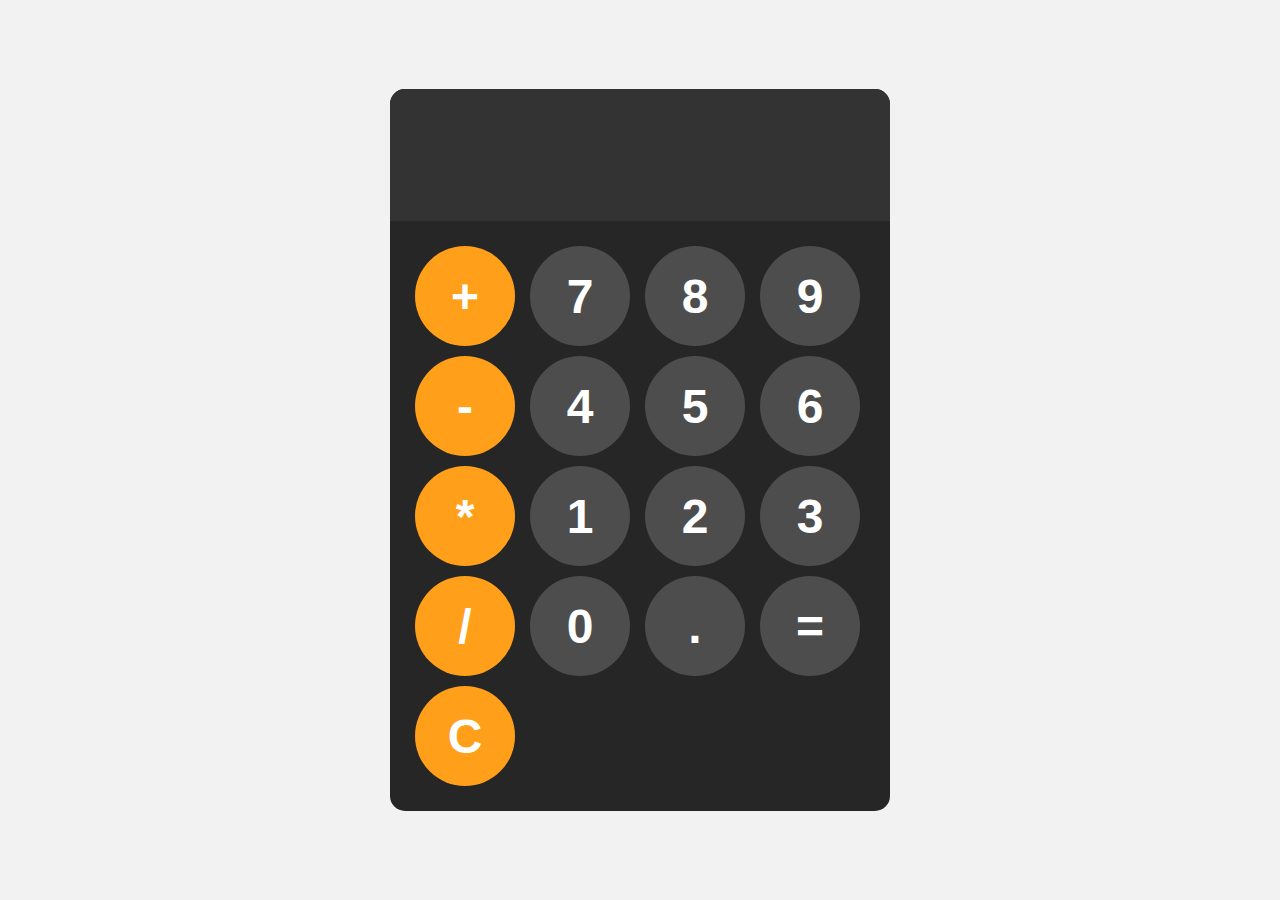
<file: Calculator/index.html>
<!DOCTYPE html>
<html lang="en">
<head>
    <meta charset="UTF-8">
    <meta name="viewport" content="width=device-width, initial-scale=1.0">
    <title>Document</title>
    <link rel="stylesheet" href="style.css">
</head>
<body>

    <div id="calculator">
        <input id="display" readonly>
        <div id="keys">
            <button onclick="appendToDisplay('+')" class="operator-btn">+</button>
            <button onclick="appendToDisplay('7')">7</button>
            <button onclick="appendToDisplay('8')">8</button>
            <button onclick="appendToDisplay('9')">9</button>
            <button onclick="appendToDisplay('-')" class="operator-btn">-</button>
            <button onclick="appendToDisplay('4')">4</button>
            <button onclick="appendToDisplay('5')">5</button>
            <button onclick="appendToDisplay('6')">6</button>
            <button onclick="appendToDisplay('*')" class="operator-btn">*</button>
            <button onclick="appendToDisplay('1')">1</button>
            <button onclick="appendToDisplay('2')">2</button>
            <button onclick="appendToDisplay('3')">3</button>
            <button onclick="appendToDisplay('/')" class="operator-btn">/</button>
            <button onclick="appendToDisplay('0')">0</button>
            <button onclick="appendToDisplay('.')">.</button>
            <button onclick="calculate()">=</button>
            <button onclick="clearDisplay()" class="operator-btn">C</button>
        </div>
    </div>

    <script src="script.js"></script>
</body>
</html>
</file>
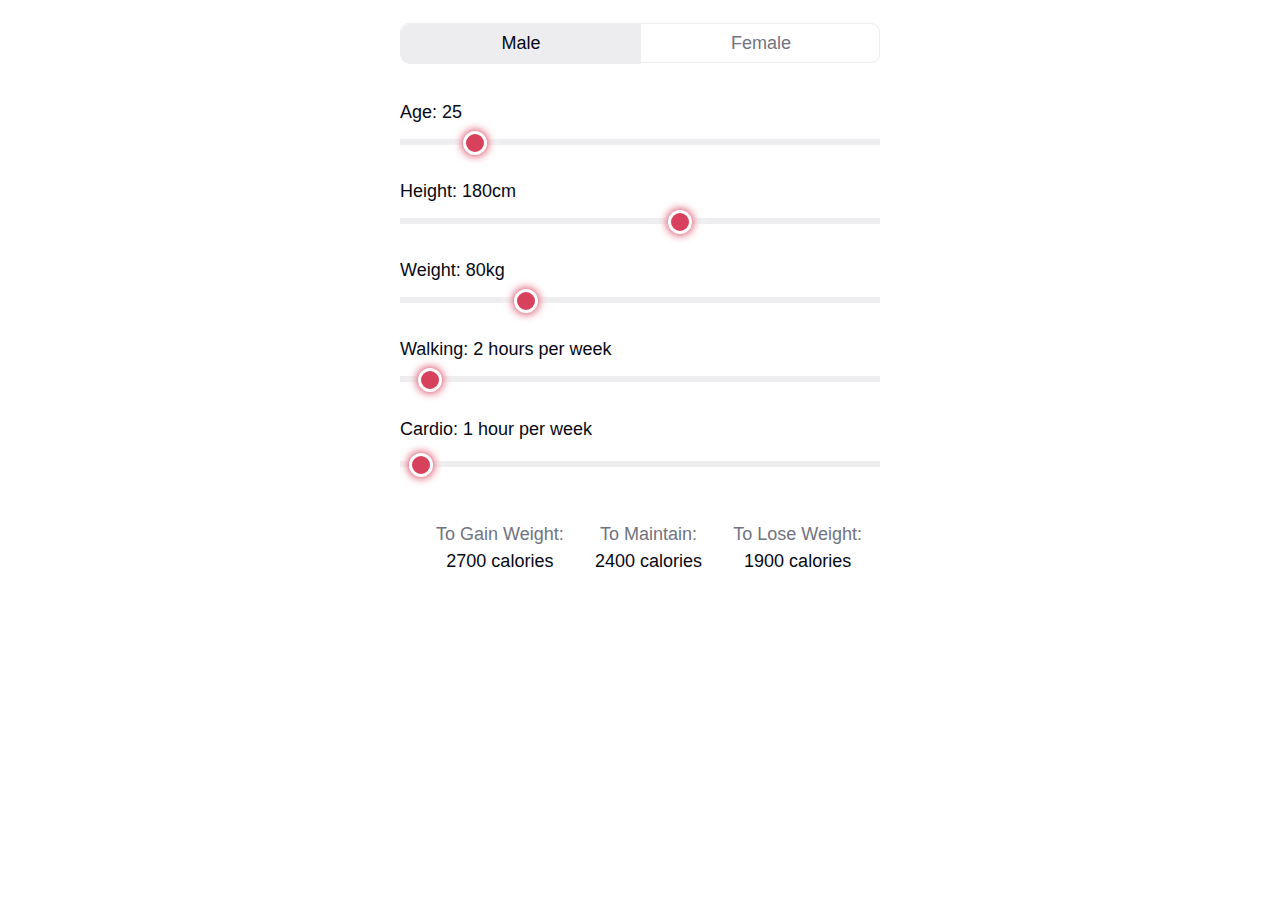
<file: Calorie Calculator/index.html>
<!doctype html>
<html lang="en">

<head>
    <!-- Required meta tags -->
    <meta charset="utf-8">
    <meta name="viewport" content="width=device-width, initial-scale=1">

    <!-- CSS -->
    <link rel="stylesheet" href="style.css">

    <title>Simple Calorie Calculator using JavaScript - @code.scientist x @codingtorque</title>
</head>

<body>
    <!-- Further Code Herre -->    
    <div id="bmr-calculator" class="wrapper">
      <div class="calculator">
          <div class="choose-gender">
              <div class="segmented-control"><input id="calc-gender-male" type="radio" name="gender" value="male"
                      checked=""><label for="calc-gender-male">Male</label></div>
              <div class="segmented-control">
                  <input id="calc-gender-female" type="radio" name="gender" value="female"><label
                      for="calc-gender-female">Female</label>
              </div>
          </div>
          <label for="calc-age" id="calc-age_value">Age: 25</label>
          <input id="calc-age" type="range" value="25" min="13" max="100">
          <label for="calc-height" id="calc-height_value">Height: 180cm</label>
          <input id="calc-height" type="range" value="180" min="80" max="250">
          <label for="calc-weight" id="calc-weight_value">Weight: 80kg</label>
          <input id="calc-weight" type="range" value="80" min="40" max="200">
          <label for="calc-walking" id="calc-walking_value">Walking: 2 hours per week</label>
          <input id="calc-walking" type="range" value="2" min="0" max="50">
          <label for="calc-cardio" id="calc-cardio_value">Cardio: 1 hour per week</label>
          <input id="calc-cardio" type="range" value="1" min="0" max="50">
      </div>
      <div class="results">
          <div id="calc-target-gain">
              To Gain Weight:<br>
              <span>2700 calories</span>
          </div>
          <div id="calc-target-maintain">
              To Maintain:<br>
              <span>2400 calories</span>
          </div>
          <div id="calc-target-lose">
              To Lose Weight:<br>
              <span>1900 calories</span>
          </div>
      </div>
  </div>
    <script src="https://code.jquery.com/jquery-3.6.3.js"
        integrity="sha256-nQLuAZGRRcILA+6dMBOvcRh5Pe310sBpanc6+QBmyVM=" crossorigin="anonymous"></script>

    <script src="script.js"></script>
</body>

</html>
</file>
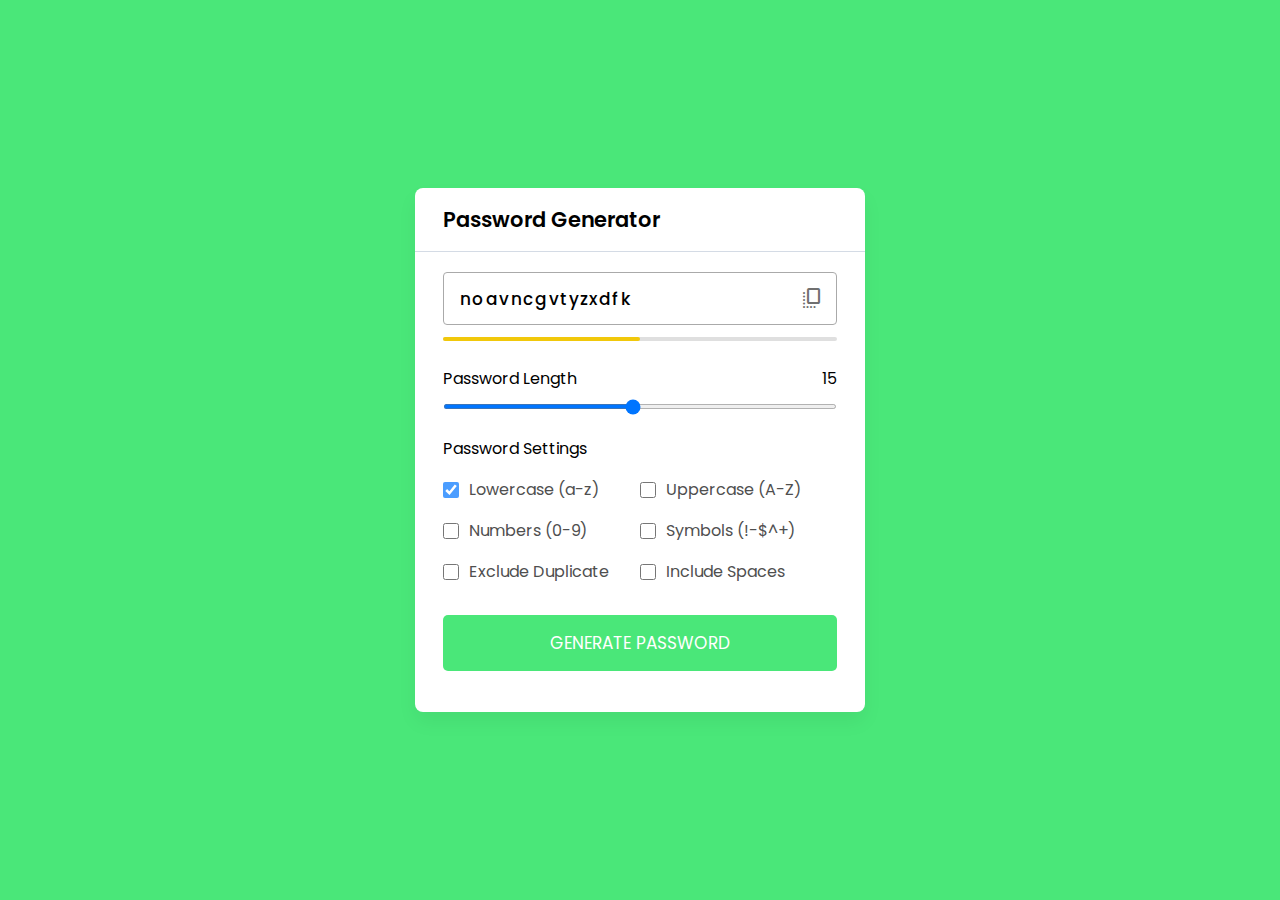
<file: RPG/rpg.html>
<!DOCTYPE html>
<html lang="en" dir="ltr">
  <head>
    <meta charset="utf-8">
    <title>Password Generator JavaScript</title>
    <link rel="stylesheet" href="rpg.css">
    <meta name="viewport" content="width=device-width, initial-scale=1.0">
    <!-- Google Icon Link for Icons -->
    <link rel="stylesheet" href="https://fonts.googleapis.com/css2?family=Material+Symbols+Rounded:opsz,wght,FILL,GRAD@20..48,100..700,0..1,-50..200">
    <script src="rpg.js" defer></script>
  </head>
  <body>
    <div class="container">
      <h2>Password Generator</h2>
      <div class="wrapper">
        <div class="input-box">
          <input type="text" disabled>
          <span class="material-symbols-rounded">copy_all</span>
        </div>
        <div class="pass-indicator"></div>
        <div class="pass-length">
          <div class="details">
            <label class="title">Password Length</label>
            <span></span>
          </div>
          <input type="range" min="1" max="30" value="15" step="1">
        </div>
        <div class="pass-settings">
          <label class="title">Password Settings</label>
          <ul class="options">
            <li class="option">
              <input type="checkbox" id="lowercase" checked>
              <label for="lowercase">Lowercase (a-z)</label>
            </li>
            <li class="option">
              <input type="checkbox" id="uppercase">
              <label for="uppercase">Uppercase (A-Z)</label>
            </li>
            <li class="option">
              <input type="checkbox" id="numbers">
              <label for="numbers">Numbers (0-9)</label>
            </li>
            <li class="option">
              <input type="checkbox" id="symbols">
              <label for="symbols">Symbols (!-$^+)</label>
            </li>
            <li class="option">
              <input type="checkbox" id="exc-duplicate">
              <label for="exc-duplicate">Exclude Duplicate</label>
            </li>
            <li class="option">
              <input type="checkbox" id="spaces">
              <label for="spaces">Include Spaces</label>
            </li>
          </ul>
        </div>
        <button class="generate-btn">Generate Password</button>
      </div>
    </div>
    
  </body>
</html>
</file>
<file: Calculator/style.css>
body{
    margin: 0;
    display: flex;
    justify-content: center;
    align-items: center;
    height: 100vh;
    background-color: hsl(0, 0%, 95%);
}
#calculator{
    font-family: Arial, sans-serif;
    background-color: hsl(0, 0%, 15%);
    border-radius: 15px;
    max-width: 500px;
    overflow: hidden;
}
#display{
    width: 100%;
    padding: 20px;
    font-size: 5rem;
    text-align: left;
    border: none;
    background-color: hsl(0, 0%, 20%);
    color: white;
}
#keys{
    display: grid;
    grid-template-columns: repeat(4, 1fr);
    gap: 10px;
    padding: 25px;
}
button{
    width: 100px;
    height: 100px;
    border-radius: 50px;
    border: none;
    background-color: hsl(0, 0%, 30%);
    color: white;
    font-size: 3rem;
    font-weight: bold;
    cursor: pointer;
}
button:hover{
    background-color: hsl(0, 0%, 40%);
}
button:active{
    background-color: hsl(0, 0%, 50%);
}
.operator-btn{
    background-color: hsl(35, 100%, 55%);
}
.operator-btn:hover{
    background-color: hsl(35, 100%, 65%);
}
.operator-btn:active{
    background-color: hsl(35, 100%, 75%);
}
</file>
<file: Calorie Calculator/style.css>
:root {
    --primary-color: #435fda;
    --secondary-color: #d8415c;
    --body-font-size: 16px;
    --line-height: 1.5;
    --content-width: 480px;
    --background-color: #fff;
    --background-color-secondary: #f8f8f9;
    --text-color: #060914;
    --text-color--muted: #71737f;
    --line-color: #ededef;
  }
  
  @media (prefers-color-scheme: dark) {
    :root {
      --primary-color: #657bdb;
      --primary-color--translucent: rgba(85, 106, 195, 0.3);
      --secondary-color: #d93d59;
      --background-color: #060913;
      --background-color-secondary: #0f1424;
      --text-color: #e4e4e7;
      --text-color--muted: #838690;
      --line-color: #303341;
    }
  }
  
  html {
    font-size: 100%;
    background-color: var(--background-color);
    color: var(--text-color);
  }
  
  body {
    font-family: "Geomanist", sans-serif;
    font-size: var(--body-font-size);
    line-height: var(--line-height);
    padding: 0.5em 0.5em 2em 0.5em;
    margin: 0;
  }
  
  .wrapper {
    max-width: var(--content-width);
    margin: calc(var(--line-height) * 0.5em) auto 0 auto;
  }
  
  .results {
    margin-top: 0.5em;
    text-align: center;
  }
  
  .results > div {
    margin-bottom: 0.5em;
  }
  
  @media (min-width: 440px) {
    :root {
      --body-font-size: 18px;
      --line-height: 1.5;
    }
  
    .results {
      margin: 2em 1em 0 2em;
      display: flex;
      justify-content: space-between;
      column-gap: 1em;
    }
    .results > div {
      margin-bottom: 0;
    }
  }
  
  .choose-gender {
    display: flex;
    align-items: stretch;
    margin-bottom: 2em;
  }
  
  .segmented-control {
    flex: 1;
    text-align: center;
    line-height: 2em;
    border: 1px solid var(--line-color);
  }
  
  .segmented-control:first-child {
    border-radius: 0.5em 0 0 0.5em;
  }
  
  .segmented-control:last-child {
    border-radius: 0 0.5em 0.5em 0;
  }
  
  .results {
    color: var(--text-color--muted);
  }
  
  .results span {
    font-weight: 500;
    color: var(--text-color);
  }
  
  /* The crazy stuff that needs to be here for the custom input styling */
  input[type="range"] {
    -webkit-appearance: none;
    margin: 18px 0;
    width: 100%;
    transition: all 0.265ms ease-out;
  }
  
  input[type="range"]:not(:last-of-type) {
    margin-top: 0;
    margin-bottom: 2.5em;
  }
  
  input[type="range"]:focus {
    outline: none;
  }
  
  input[type="range"]::-webkit-slider-runnable-track {
    width: 100%;
    height: 6px;
    cursor: pointer;
    background: var(--line-color);
  }
  
  input[type="range"]::-webkit-slider-thumb {
    box-shadow: 0 0 8px 1px var(--secondary-color),
      0 0 16px 4px var(--background-color);
    border: 3px solid #fff;
    height: 24px;
    width: 24px;
    border-radius: 50%;
    background: var(--secondary-color);
    cursor: pointer;
    -webkit-appearance: none;
    margin-top: -8px;
  }
  input[type="range"]:focus::-webkit-slider-runnable-track {
    background: var(--secondary-color);
  }
  
  input[type="radio"] {
    -webkit-appearance: none;
    display: none;
  }
  
  .segmented-control input[type="radio"] + label {
    border: 1px solid rgba(0, 0, 0, 0);
    width: 100%;
    height: 100%;
    display: block;
    cursor: pointer;
    color: var(--text-color--muted);
  }
  
  .segmented-control input[type="radio"]:checked + label {
    background-color: var(--line-color);
    width: 100%;
    height: 100%;
    display: block;
    color: var(--text-color);
  }
  
  .segmented-control input[type="radio"]:focus + label {
    border: 1px solid var(--secondary-color);
  }
  
  .segmented-control:first-child input[type="radio"]:checked + label {
    border-radius: 0.5em 0 0 0.5em;
  }
  
  .segmented-control:last-child input[type="radio"]:checked + label {
    border-radius: 0 0.5em 0.5em 0;
  }
  
  input[type="range"]::-moz-range-track {
    width: 100%;
    height: 100%;
    cursor: pointer;
    background: var(--line-color);
  }
  
  input[type="range"]::-moz-range-thumb {
    box-shadow: 0 0 8px 1px var(--secondary-color),
      0 0 16px 4px var(--background-color);
    border: 3px solid #fff;
    height: 24px;
    width: 24px;
    border-radius: 50%;
    background: var(--secondary-color);
    cursor: pointer;
    -webkit-appearance: none;
    margin-top: -8px;
  }
</file>
<file: RPG/rpg.css>
/* Import Google font - Poppins */
@import url('https://fonts.googleapis.com/css2?family=Poppins:wght@400;500;600&display=swap');
*{
  margin: 0;
  padding: 0;
  box-sizing: border-box;
  font-family: 'Poppins', sans-serif;
}
body{
  display: flex;
  align-items: center;
  justify-content: center;
  min-height: 100vh;
  background: #4ae779;
}
.container{
  width: 450px;
  background: #fff;
  border-radius: 8px;
  box-shadow: 0 10px 20px rgba(0,0,0,0.05);
}
.container h2{
  font-weight: 600;
  font-size: 1.31rem;
  padding: 1rem 1.75rem;
  border-bottom: 1px solid #d4dbe5;
}
.wrapper{
  margin: 1.25rem 1.75rem;
}
.wrapper .input-box{
  position: relative;
}
.input-box input{
  width: 100%;
  height: 53px;
  color: #000;
  background: none;
  font-size: 1.06rem;
  font-weight: 500;
  border-radius: 4px;
  letter-spacing: 1.4px;
  border: 1px solid #aaa;
  padding: 0 2.85rem 0 1rem;
}
.input-box span{
  position: absolute;
  right: 13px;
  cursor: pointer;
  line-height: 53px;
  color: #707070;
}
.input-box span:hover{
  color: #4285F4!important;
}
.wrapper .pass-indicator{
  width: 100%;
  height: 4px;
  position: relative;
  background: #dfdfdf;
  margin-top: 0.75rem;
  border-radius: 25px;
}
.pass-indicator::before{
  position: absolute;
  content: "";
  height: 100%;
  width: 50%;
  border-radius: inherit;
  transition: width 0.3s ease;
}
.pass-indicator#weak::before{
  width: 20%;
  background: #E64A4A;
}
.pass-indicator#medium::before{
  width: 50%;
  background: #f1c80b;
}
.pass-indicator#strong::before{
  width: 100%;
  background: #4285F4;
}
.wrapper .pass-length{
  margin: 1.56rem 0 1.25rem;
}
.pass-length .details{
  display: flex;
  justify-content: space-between;
}
.pass-length input{
  width: 100%;
  height: 5px;
}
.pass-settings .options{
  display: flex;
  list-style: none;
  flex-wrap: wrap;
  margin-top: 1rem;
}
.pass-settings .options .option{
  display: flex;
  align-items: center;
  margin-bottom: 1rem;
  width: calc(100% / 2);
}
.options .option:first-child{
  pointer-events: none;
}
.options .option:first-child input{
  opacity: 0.7;
}
.options .option input{
  height: 16px;
  width: 16px;
  cursor: pointer;
}
.options .option label{
  cursor: pointer;
  color: #4f4f4f;
  padding-left: 0.63rem;
}
.wrapper .generate-btn{
  width: 100%;
  color: #fff;
  border: none;
  outline: none;
  cursor: pointer;
  background: #4ae779;
  font-size: 1.06rem;
  padding: 0.94rem 0;
  border-radius: 5px;
  text-transform: uppercase;
  margin: 0.94rem 0 1.3rem;
}
</file>
